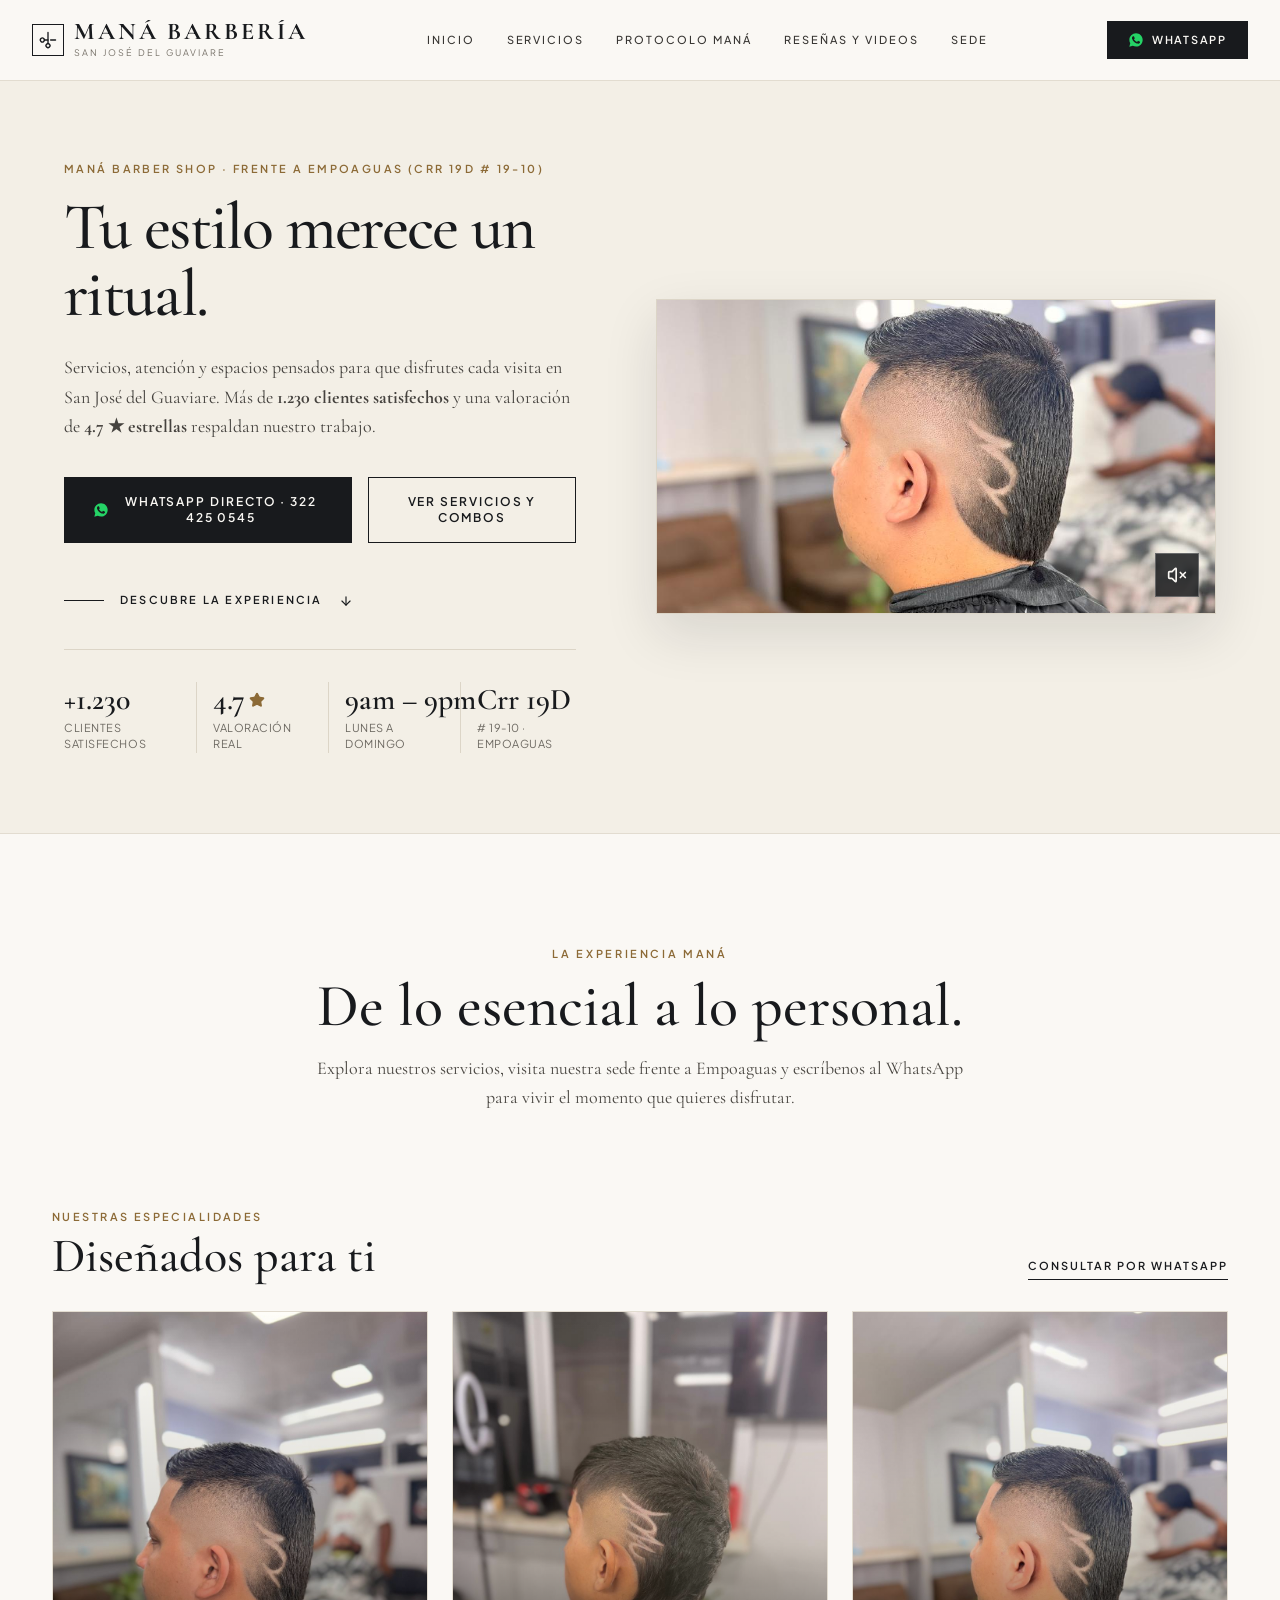
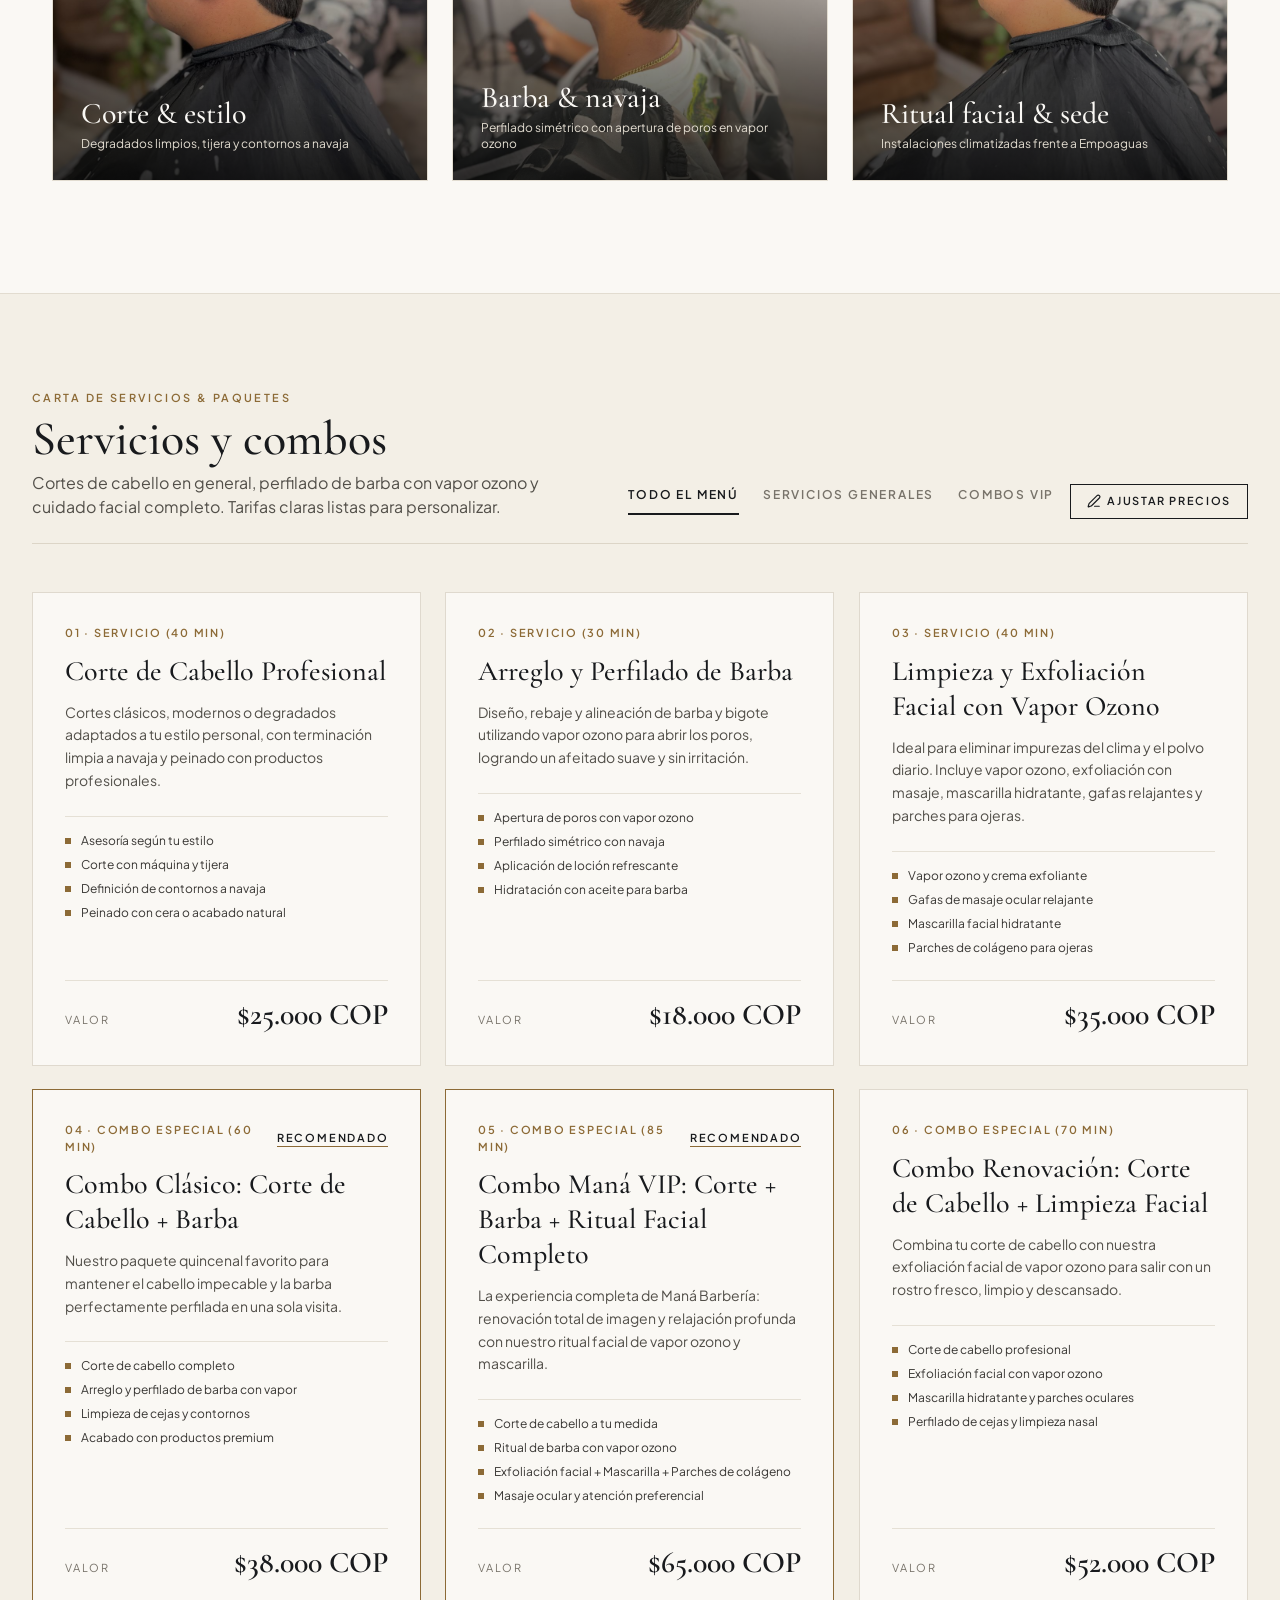
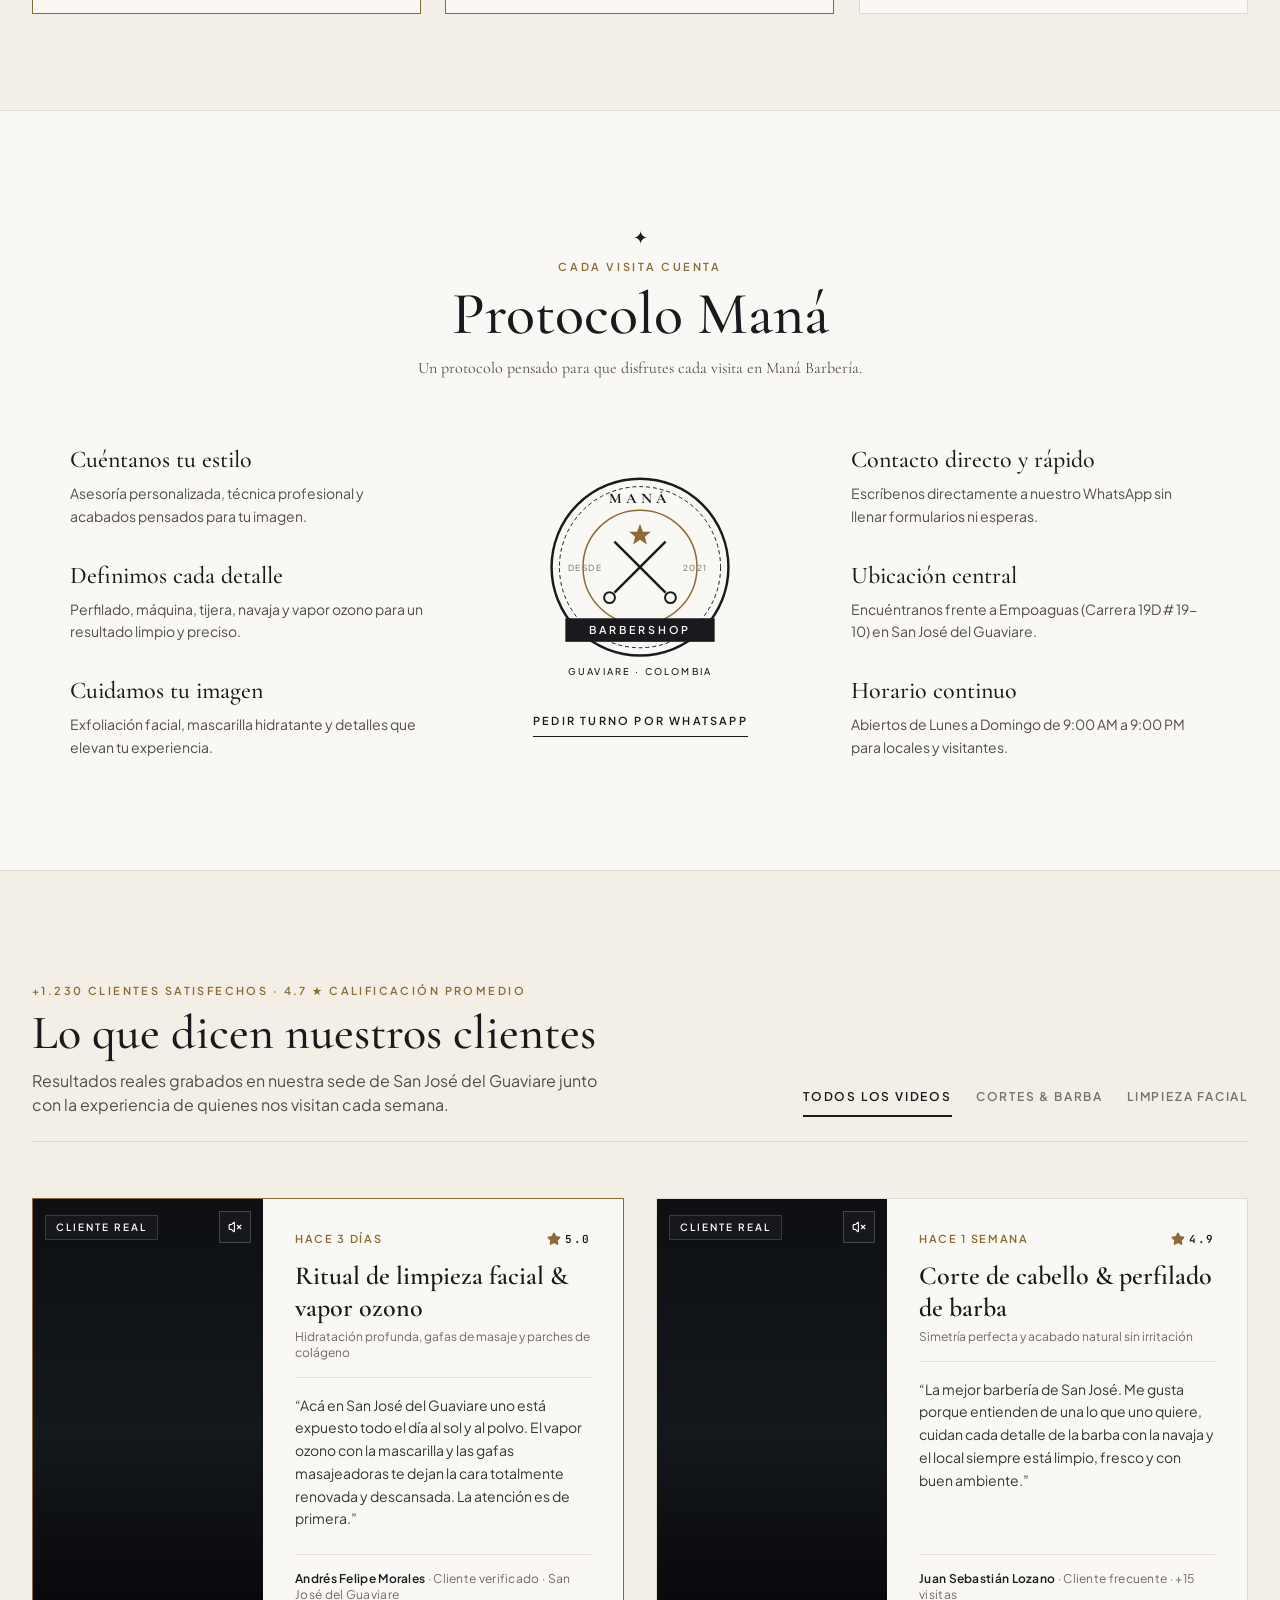
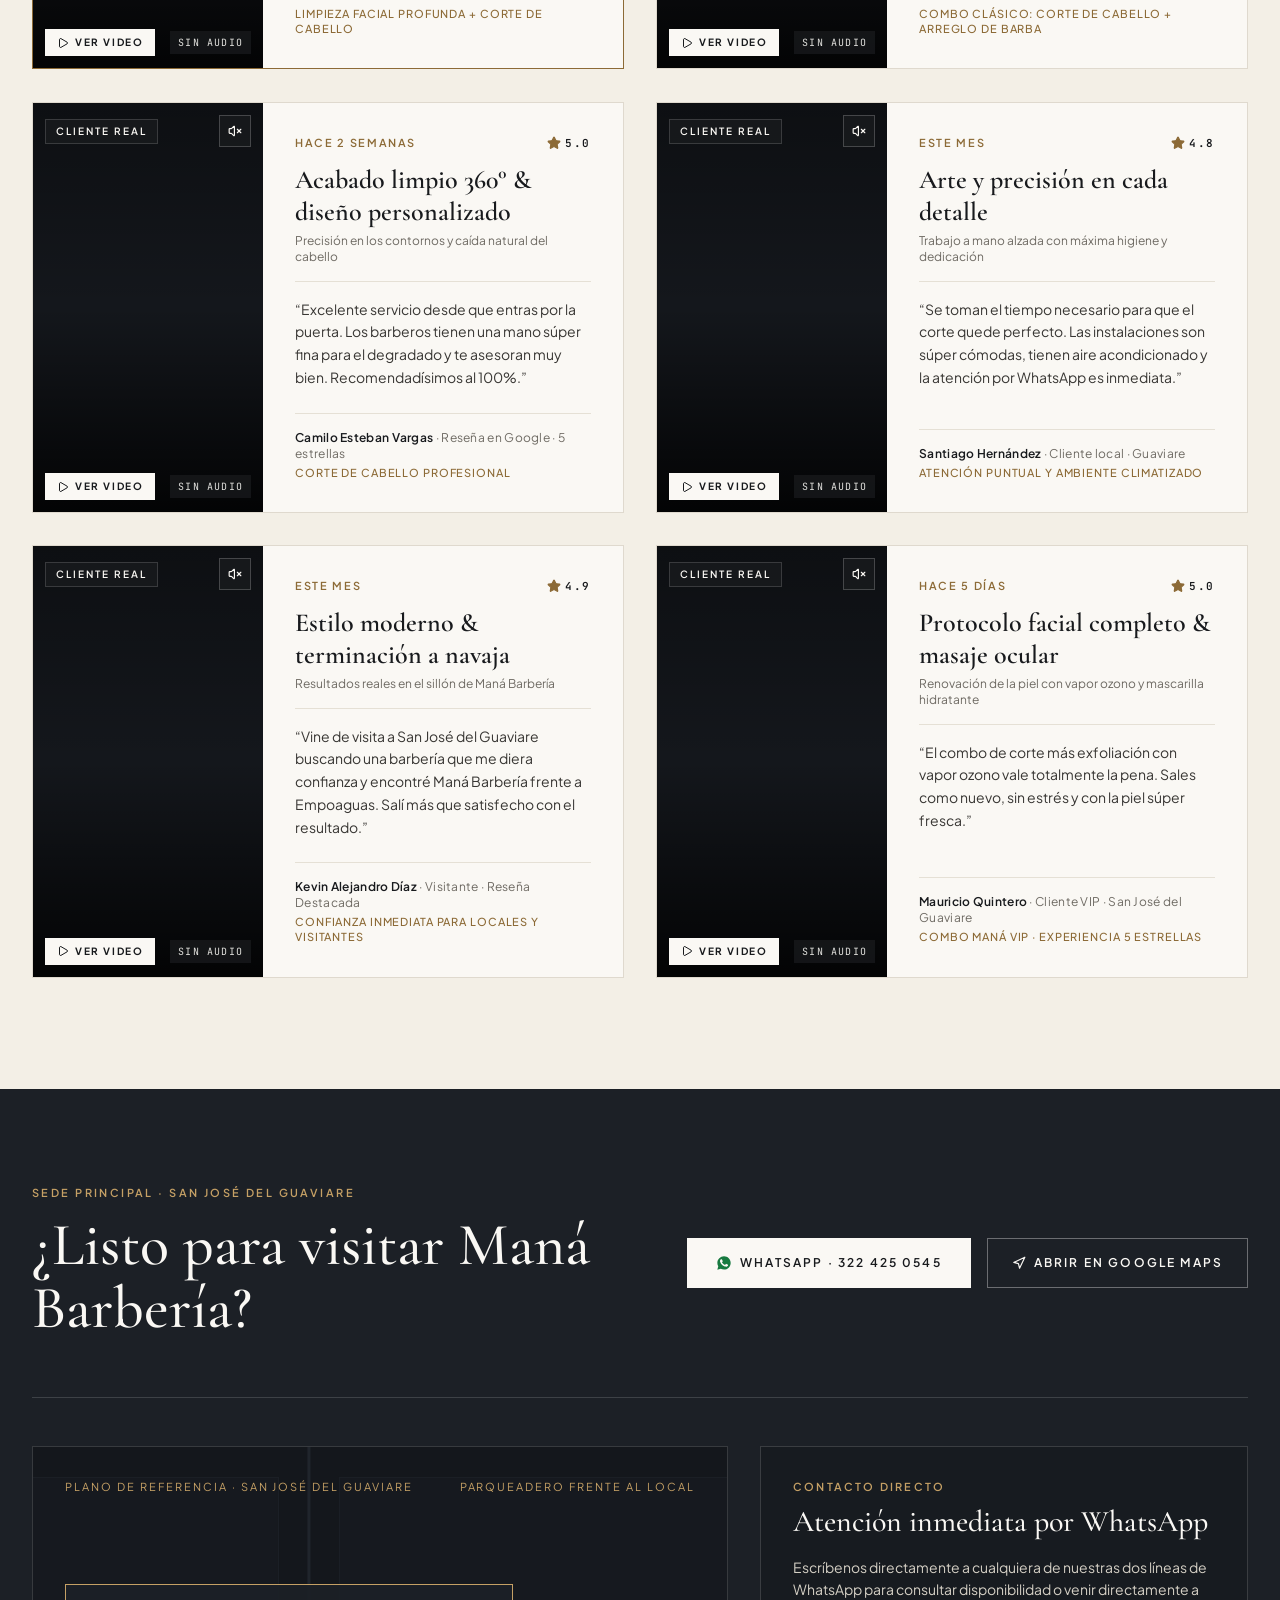
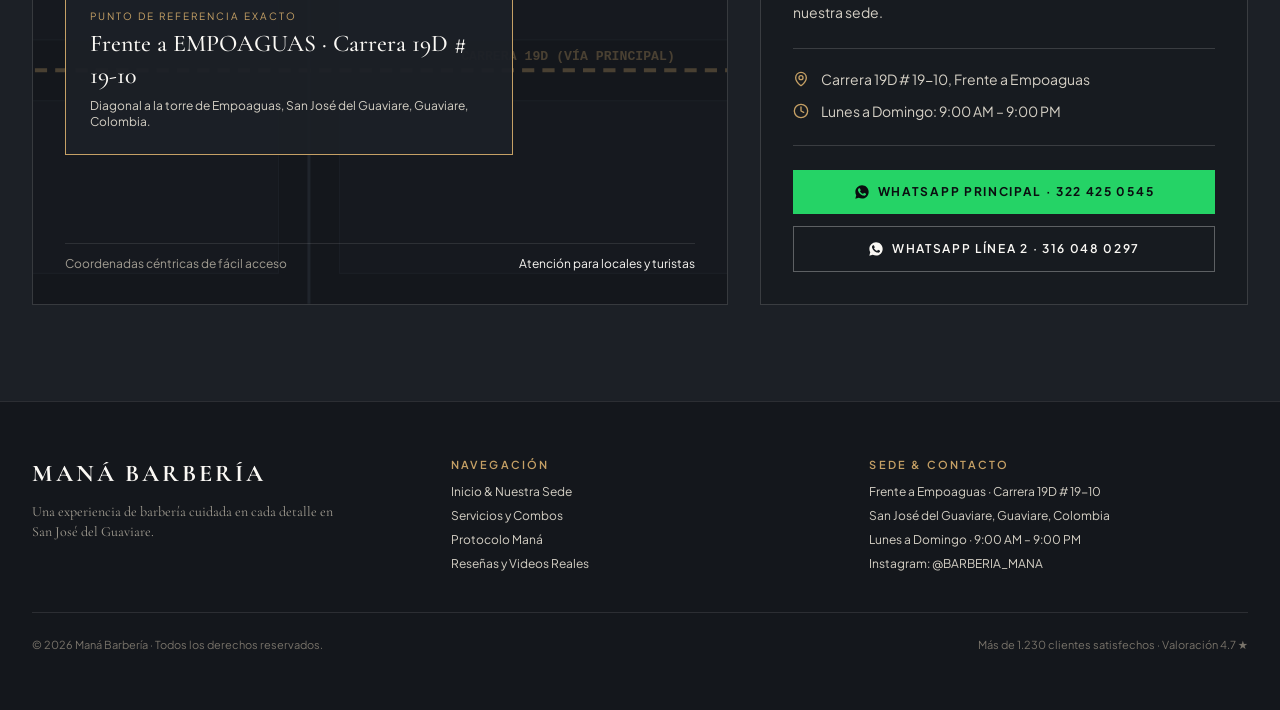
<file: index.html>
<!doctype html>
<html lang="es" class="scroll-smooth">
  <head>
    <meta charset="UTF-8" />
    <meta name="viewport" content="width=device-width, initial-scale=1.0" />
    <title>Maná Barbería — Tu estilo merece un ritual | San José del Guaviare</title>
    <meta
      name="description"
      content="Maná Barbería en San José del Guaviare (Frente a Empoaguas, Carrera 19D # 19-10). Más de 1.230 clientes satisfechos y 4.7 estrellas. Cortes de cabello, barba con vapor ozono, limpieza facial y atención directa por WhatsApp."
    />
    <meta property="og:title" content="Maná Barbería — Tu estilo merece un ritual" />
    <meta
      property="og:description"
      content="Servicios, atención y espacios pensados para que disfrutes cada visita en Maná Barbería, San José del Guaviare."
    />
    <meta property="og:type" content="website" />
    <meta name="twitter:card" content="summary_large_image" />
    <link rel="preconnect" href="https://fonts.googleapis.com" />
    <link rel="preconnect" href="https://fonts.gstatic.com" crossorigin />
    <link
      href="https://fonts.googleapis.com/css2?family=Cormorant+Garamond:ital,wght@0,500;0,600;0,700;1,400;1,600&family=JetBrains+Mono:wght@400;500;600&family=Plus+Jakarta+Sans:wght@400;500;600;700&display=swap"
      rel="stylesheet"
    />
    <script type="module" crossorigin src="./assets/index-CjzETkY_.js"></script>
    <link rel="stylesheet" crossorigin href="./assets/index-DCAibfrG.css">
  </head>
  <body class="bg-[#FAF8F4] text-[#181A1D] antialiased selection:bg-[#1C2026] selection:text-[#FAF8F4]">
    <div id="root"></div>
  </body>
</html>
</file>
<file: assets/index-DCAibfrG.css>
/*! tailwindcss v4.3.3 | MIT License | https://tailwindcss.com */
@layer properties{@supports (((-webkit-hyphens:none)) and (not (margin-trim:inline))) or ((-moz-orient:inline) and (not (color:rgb(from red r g b)))){*,:before,:after,::backdrop{--tw-space-y-reverse:0;--tw-border-style:solid;--tw-gradient-position:initial;--tw-gradient-from:#0000;--tw-gradient-via:#0000;--tw-gradient-to:#0000;--tw-gradient-stops:initial;--tw-gradient-via-stops:initial;--tw-gradient-from-position:0%;--tw-gradient-via-position:50%;--tw-gradient-to-position:100%;--tw-leading:initial;--tw-font-weight:initial;--tw-tracking:initial;--tw-shadow:0 0 #0000;--tw-shadow-color:initial;--tw-shadow-alpha:100%;--tw-inset-shadow:0 0 #0000;--tw-inset-shadow-color:initial;--tw-inset-shadow-alpha:100%;--tw-ring-color:initial;--tw-ring-shadow:0 0 #0000;--tw-inset-ring-color:initial;--tw-inset-ring-shadow:0 0 #0000;--tw-ring-inset:initial;--tw-ring-offset-width:0px;--tw-ring-offset-color:#fff;--tw-ring-offset-shadow:0 0 #0000;--tw-backdrop-blur:initial;--tw-backdrop-brightness:initial;--tw-backdrop-contrast:initial;--tw-backdrop-grayscale:initial;--tw-backdrop-hue-rotate:initial;--tw-backdrop-invert:initial;--tw-backdrop-opacity:initial;--tw-backdrop-saturate:initial;--tw-backdrop-sepia:initial;--tw-duration:initial;--tw-scale-x:1;--tw-scale-y:1;--tw-scale-z:1}}}@layer theme{:root,:host{--font-sans:-apple-system, BlinkMacSystemFont, "Segoe UI", Roboto, "Helvetica Neue", "Noto Sans", Arial, sans-serif, "Apple Color Emoji", "Segoe UI Emoji", "Segoe UI Symbol", "Noto Color Emoji";--font-mono:ui-monospace, SFMono-Regular, Menlo, Monaco, Consolas, "Liberation Mono", "Courier New", monospace;--color-black:#000;--color-white:#fff;--spacing:.25rem;--container-xs:20rem;--container-md:28rem;--container-lg:32rem;--container-xl:36rem;--container-2xl:42rem;--text-xs:.75rem;--text-xs--line-height:calc(1 / .75);--text-sm:.875rem;--text-sm--line-height:calc(1.25 / .875);--text-base:1rem;--text-base--line-height:calc(1.5 / 1);--text-lg:1.125rem;--text-lg--line-height:calc(1.75 / 1.125);--text-xl:1.25rem;--text-xl--line-height:calc(1.75 / 1.25);--text-2xl:1.5rem;--text-2xl--line-height:calc(2 / 1.5);--text-3xl:1.875rem;--text-3xl--line-height:calc(2.25 / 1.875);--text-4xl:2.25rem;--text-4xl--line-height:calc(2.5 / 2.25);--text-5xl:3rem;--text-5xl--line-height:1;--text-6xl:3.75rem;--text-6xl--line-height:1;--font-weight-normal:400;--font-weight-medium:500;--font-weight-semibold:600;--font-weight-bold:700;--tracking-tight:-.025em;--tracking-wide:.025em;--tracking-wider:.05em;--leading-tight:1.25;--leading-relaxed:1.625;--blur-md:12px;--aspect-video:16 / 9;--default-transition-duration:.15s;--default-transition-timing-function:cubic-bezier(.4, 0, .2, 1);--default-font-family:var(--font-sans);--default-mono-font-family:var(--font-mono)}}@layer base{*,:after,:before,::backdrop{box-sizing:border-box;border:0 solid;margin:0;padding:0}::file-selector-button{box-sizing:border-box;border:0 solid;margin:0;padding:0}html,:host{-webkit-text-size-adjust:100%;tab-size:4;line-height:1.5;font-family:var(--default-font-family,-apple-system, BlinkMacSystemFont, "Segoe UI", Roboto, "Helvetica Neue", "Noto Sans", Arial, sans-serif, "Apple Color Emoji", "Segoe UI Emoji", "Segoe UI Symbol", "Noto Color Emoji");font-feature-settings:var(--default-font-feature-settings,normal);font-variation-settings:var(--default-font-variation-settings,normal);-webkit-tap-highlight-color:transparent}hr{height:0;color:inherit;border-top-width:1px}abbr:where([title]){-webkit-text-decoration:underline dotted;text-decoration:underline dotted}h1,h2,h3,h4,h5,h6{font-size:inherit;font-weight:inherit}a{color:inherit;-webkit-text-decoration:inherit;-webkit-text-decoration:inherit;-webkit-text-decoration:inherit;-webkit-text-decoration:inherit;text-decoration:inherit}b,strong{font-weight:bolder}code,kbd,samp,pre{font-family:var(--default-mono-font-family,ui-monospace, SFMono-Regular, Menlo, Monaco, Consolas, "Liberation Mono", "Courier New", monospace);font-feature-settings:var(--default-mono-font-feature-settings,normal);font-variation-settings:var(--default-mono-font-variation-settings,normal);font-size:1em}small{font-size:80%}sub,sup{vertical-align:baseline;font-size:75%;line-height:0;position:relative}sub{bottom:-.25em}sup{top:-.5em}table{text-indent:0;border-color:inherit;border-collapse:collapse}:-moz-focusring:where(:not(iframe)){outline:auto}progress{vertical-align:baseline}summary{display:list-item}ol,ul,menu{list-style:none}img,svg,video,canvas,audio,iframe,embed,object{vertical-align:middle;display:block}img,video{max-width:100%;height:auto}button,input,select,optgroup,textarea{font:inherit;font-feature-settings:inherit;font-variation-settings:inherit;letter-spacing:inherit;color:inherit;opacity:1;background-color:#0000;border-radius:0}::file-selector-button{font:inherit;font-feature-settings:inherit;font-variation-settings:inherit;letter-spacing:inherit;color:inherit;opacity:1;background-color:#0000;border-radius:0}:where(select:is([multiple],[size])) optgroup{font-weight:bolder}:where(select:is([multiple],[size])) optgroup option{padding-inline-start:20px}::file-selector-button{margin-inline-end:4px}::placeholder{opacity:1}@supports (not ((-webkit-appearance:-apple-pay-button))) or (contain-intrinsic-size:1px){::placeholder{color:currentColor}@supports (color:color-mix(in lab, red, red)){::placeholder{color:color-mix(in oklab, currentcolor 50%, transparent)}}}textarea{resize:vertical}::-webkit-search-decoration{-webkit-appearance:none}::-webkit-date-and-time-value{min-height:1lh;text-align:inherit}::-webkit-datetime-edit{display:inline-flex}::-webkit-datetime-edit-fields-wrapper{padding:0}::-webkit-datetime-edit{padding-block:0}::-webkit-datetime-edit-year-field{padding-block:0}::-webkit-datetime-edit-month-field{padding-block:0}::-webkit-datetime-edit-day-field{padding-block:0}::-webkit-datetime-edit-hour-field{padding-block:0}::-webkit-datetime-edit-minute-field{padding-block:0}::-webkit-datetime-edit-second-field{padding-block:0}::-webkit-datetime-edit-millisecond-field{padding-block:0}::-webkit-datetime-edit-meridiem-field{padding-block:0}::-webkit-calendar-picker-indicator{line-height:1}:-moz-ui-invalid{box-shadow:none}button,input:where([type=button],[type=reset],[type=submit]){appearance:button}::file-selector-button{appearance:button}::-webkit-inner-spin-button{height:auto}::-webkit-outer-spin-button{height:auto}[hidden]:where(:not([hidden=until-found])){display:none!important}:root{--font-display:"Cormorant Garamond", Georgia, "Times New Roman", serif;--font-sans:"Plus Jakarta Sans", -apple-system, BlinkMacSystemFont, sans-serif;--font-mono:"JetBrains Mono", monospace}html{scroll-behavior:smooth;-webkit-tap-highlight-color:transparent}body{font-family:var(--font-sans);color:#181a1d;text-rendering:optimizelegibility;-webkit-font-smoothing:antialiased;background-color:#faf8f4;overflow-x:hidden}h1,h2,h3,.font-serif-editorial{font-family:var(--font-display)}.font-mono-tabular{font-family:var(--font-mono);font-variant-numeric:tabular-nums}}@layer components;@layer utilities{.pointer-events-none{pointer-events:none}.sr-only{clip-path:inset(50%);white-space:nowrap;border-width:0;width:1px;height:1px;margin:-1px;padding:0;position:absolute;overflow:hidden}.absolute{position:absolute}.relative{position:relative}.static{position:static}.sticky{position:sticky}.inset-0{inset:0}.top-0{top:0}.top-3{top:calc(var(--spacing) * 3)}.right-0{right:0}.right-3{right:calc(var(--spacing) * 3)}.right-3\.5{right:calc(var(--spacing) * 3.5)}.bottom-0{bottom:0}.bottom-3{bottom:calc(var(--spacing) * 3)}.bottom-3\.5{bottom:calc(var(--spacing) * 3.5)}.left-0{left:0}.left-3{left:calc(var(--spacing) * 3)}.z-10{z-index:10}.z-20{z-index:20}.z-40{z-index:40}.mx-auto{margin-inline:auto}.my-6{margin-block:calc(var(--spacing) * 6)}.my-auto{margin-block:auto}.mt-0\.5{margin-top:calc(var(--spacing) * .5)}.mt-1{margin-top:var(--spacing)}.mt-1\.5{margin-top:calc(var(--spacing) * 1.5)}.mt-2{margin-top:calc(var(--spacing) * 2)}.mt-2\.5{margin-top:calc(var(--spacing) * 2.5)}.mt-6{margin-top:calc(var(--spacing) * 6)}.mt-10{margin-top:calc(var(--spacing) * 10)}.mb-1{margin-bottom:var(--spacing)}.mb-1\.5{margin-bottom:calc(var(--spacing) * 1.5)}.mb-2{margin-bottom:calc(var(--spacing) * 2)}.mb-3{margin-bottom:calc(var(--spacing) * 3)}.mb-4{margin-bottom:calc(var(--spacing) * 4)}.mb-6{margin-bottom:calc(var(--spacing) * 6)}.mb-8{margin-bottom:calc(var(--spacing) * 8)}.mb-9{margin-bottom:calc(var(--spacing) * 9)}.mb-10{margin-bottom:calc(var(--spacing) * 10)}.mb-12{margin-bottom:calc(var(--spacing) * 12)}.mb-16{margin-bottom:calc(var(--spacing) * 16)}.mb-20{margin-bottom:calc(var(--spacing) * 20)}.ml-4{margin-left:calc(var(--spacing) * 4)}.block{display:block}.contents{display:contents}.flex{display:flex}.grid{display:grid}.hidden{display:none}.inline-flex{display:inline-flex}.aspect-\[4\/5\]{aspect-ratio:4/5}.aspect-video{aspect-ratio:var(--aspect-video)}.h-1\.5{height:calc(var(--spacing) * 1.5)}.h-3{height:calc(var(--spacing) * 3)}.h-3\.5{height:calc(var(--spacing) * 3.5)}.h-4{height:calc(var(--spacing) * 4)}.h-7{height:calc(var(--spacing) * 7)}.h-8{height:calc(var(--spacing) * 8)}.h-10{height:calc(var(--spacing) * 10)}.h-16{height:calc(var(--spacing) * 16)}.h-44{height:calc(var(--spacing) * 44)}.h-48{height:calc(var(--spacing) * 48)}.h-\[350px\]{height:350px}.h-full{height:100%}.h-px{height:1px}.min-h-\[340px\]{min-height:340px}.min-h-\[600px\]{min-height:600px}.min-h-screen{min-height:100vh}.w-1\.5{width:calc(var(--spacing) * 1.5)}.w-3{width:calc(var(--spacing) * 3)}.w-3\.5{width:calc(var(--spacing) * 3.5)}.w-4{width:calc(var(--spacing) * 4)}.w-7{width:calc(var(--spacing) * 7)}.w-8{width:calc(var(--spacing) * 8)}.w-10{width:calc(var(--spacing) * 10)}.w-44{width:calc(var(--spacing) * 44)}.w-48{width:calc(var(--spacing) * 48)}.w-full{width:100%}.max-w-2xl{max-width:var(--container-2xl)}.max-w-\[1140px\]{max-width:1140px}.max-w-\[1240px\]{max-width:1240px}.max-w-\[1360px\]{max-width:1360px}.max-w-\[1440px\]{max-width:1440px}.max-w-lg{max-width:var(--container-lg)}.max-w-md{max-width:var(--container-md)}.max-w-xl{max-width:var(--container-xl)}.max-w-xs{max-width:var(--container-xs)}.min-w-0{min-width:0}.flex-1{flex:1}.shrink-0{flex-shrink:0}.-rotate-45{rotate:-45deg}.cursor-pointer{cursor:pointer}.scroll-mt-24{scroll-margin-top:calc(var(--spacing) * 24)}.grid-cols-1{grid-template-columns:repeat(1,minmax(0,1fr))}.grid-cols-2{grid-template-columns:repeat(2,minmax(0,1fr))}.grid-cols-3{grid-template-columns:repeat(3,minmax(0,1fr))}.grid-cols-4{grid-template-columns:repeat(4,minmax(0,1fr))}.flex-col{flex-direction:column}.flex-wrap{flex-wrap:wrap}.items-baseline{align-items:baseline}.items-center{align-items:center}.items-stretch{align-items:stretch}.justify-between{justify-content:space-between}.justify-center{justify-content:center}.gap-1{gap:var(--spacing)}.gap-1\.5{gap:calc(var(--spacing) * 1.5)}.gap-2{gap:calc(var(--spacing) * 2)}.gap-2\.5{gap:calc(var(--spacing) * 2.5)}.gap-3{gap:calc(var(--spacing) * 3)}.gap-3\.5{gap:calc(var(--spacing) * 3.5)}.gap-4{gap:calc(var(--spacing) * 4)}.gap-6{gap:calc(var(--spacing) * 6)}.gap-8{gap:calc(var(--spacing) * 8)}.gap-10{gap:calc(var(--spacing) * 10)}:where(.space-y-2>:not(:last-child)){--tw-space-y-reverse:0;margin-block-start:calc(calc(var(--spacing) * 2) * var(--tw-space-y-reverse));margin-block-end:calc(calc(var(--spacing) * 2) * calc(1 - var(--tw-space-y-reverse)))}:where(.space-y-3>:not(:last-child)){--tw-space-y-reverse:0;margin-block-start:calc(calc(var(--spacing) * 3) * var(--tw-space-y-reverse));margin-block-end:calc(calc(var(--spacing) * 3) * calc(1 - var(--tw-space-y-reverse)))}:where(.space-y-8>:not(:last-child)){--tw-space-y-reverse:0;margin-block-start:calc(calc(var(--spacing) * 8) * var(--tw-space-y-reverse));margin-block-end:calc(calc(var(--spacing) * 8) * calc(1 - var(--tw-space-y-reverse)))}.self-start{align-self:flex-start}.truncate{text-overflow:ellipsis;white-space:nowrap;overflow:hidden}.overflow-hidden{overflow:hidden}.overflow-x-hidden{overflow-x:hidden}.scroll-smooth{scroll-behavior:smooth}.rounded{border-radius:.25rem}.border{border-style:var(--tw-border-style);border-width:1px}.border-t{border-top-style:var(--tw-border-style);border-top-width:1px}.border-b{border-bottom-style:var(--tw-border-style);border-bottom-width:1px}.border-b-2{border-bottom-style:var(--tw-border-style);border-bottom-width:2px}.border-l{border-left-style:var(--tw-border-style);border-left-width:1px}.border-\[\#8C6A36\]{border-color:#8c6a36}.border-\[\#181A1D\]{border-color:#181a1d}.border-\[\#C5A065\]{border-color:#c5a065}.border-\[\#DCD5C7\]{border-color:#dcd5c7}.border-\[\#DFD9CE\]{border-color:#dfd9ce}.border-\[\#E2DCD0\]{border-color:#e2dcd0}.border-\[\#E5E0D5\]{border-color:#e5e0d5}.border-transparent{border-color:#0000}.border-white\/10{border-color:#ffffff1a}@supports (color:color-mix(in lab, red, red)){.border-white\/10{border-color:color-mix(in oklab, var(--color-white) 10%, transparent)}}.border-white\/15{border-color:#ffffff26}@supports (color:color-mix(in lab, red, red)){.border-white\/15{border-color:color-mix(in oklab, var(--color-white) 15%, transparent)}}.border-white\/20{border-color:#fff3}@supports (color:color-mix(in lab, red, red)){.border-white\/20{border-color:color-mix(in oklab, var(--color-white) 20%, transparent)}}.border-white\/25{border-color:#ffffff40}@supports (color:color-mix(in lab, red, red)){.border-white\/25{border-color:color-mix(in oklab, var(--color-white) 25%, transparent)}}.border-white\/30{border-color:#ffffff4d}@supports (color:color-mix(in lab, red, red)){.border-white\/30{border-color:color-mix(in oklab, var(--color-white) 30%, transparent)}}.border-white\/35{border-color:#ffffff59}@supports (color:color-mix(in lab, red, red)){.border-white\/35{border-color:color-mix(in oklab, var(--color-white) 35%, transparent)}}.bg-\[\#1C2026\]{background-color:#1c2026}.bg-\[\#1C2026\]\/95{background-color:oklab(24.2058% -.00260752 -.0126714/.95)}.bg-\[\#8C6A36\]{background-color:#8c6a36}.bg-\[\#25D366\]{background-color:#25d366}.bg-\[\#171B20\]{background-color:#171b20}.bg-\[\#181A1D\]{background-color:#181a1d}.bg-\[\#181A1D\]\/75{background-color:oklab(21.6926% -.00133748 -.00649612/.75)}.bg-\[\#181A1D\]\/85{background-color:oklab(21.6926% -.00133748 -.00649612/.85)}.bg-\[\#14171C\]{background-color:#14171c}.bg-\[\#F3EFE6\]{background-color:#f3efe6}.bg-\[\#FAF8F4\]{background-color:#faf8f4}.bg-\[\#FAF8F4\]\/95{background-color:oklab(97.9553% .00054121 .00568855/.95)}.bg-white{background-color:var(--color-white)}.bg-gradient-to-t{--tw-gradient-position:to top in oklab;background-image:linear-gradient(var(--tw-gradient-stops))}.from-black\/80{--tw-gradient-from:#000c}@supports (color:color-mix(in lab, red, red)){.from-black\/80{--tw-gradient-from:color-mix(in oklab, var(--color-black) 80%, transparent)}}.from-black\/80{--tw-gradient-stops:var(--tw-gradient-via-stops,var(--tw-gradient-position), var(--tw-gradient-from) var(--tw-gradient-from-position), var(--tw-gradient-to) var(--tw-gradient-to-position))}.from-black\/85{--tw-gradient-from:#000000d9}@supports (color:color-mix(in lab, red, red)){.from-black\/85{--tw-gradient-from:color-mix(in oklab, var(--color-black) 85%, transparent)}}.from-black\/85{--tw-gradient-stops:var(--tw-gradient-via-stops,var(--tw-gradient-position), var(--tw-gradient-from) var(--tw-gradient-from-position), var(--tw-gradient-to) var(--tw-gradient-to-position))}.via-black\/15{--tw-gradient-via:#00000026}@supports (color:color-mix(in lab, red, red)){.via-black\/15{--tw-gradient-via:color-mix(in oklab, var(--color-black) 15%, transparent)}}.via-black\/15{--tw-gradient-via-stops:var(--tw-gradient-position), var(--tw-gradient-from) var(--tw-gradient-from-position), var(--tw-gradient-via) var(--tw-gradient-via-position), var(--tw-gradient-to) var(--tw-gradient-to-position);--tw-gradient-stops:var(--tw-gradient-via-stops)}.via-transparent{--tw-gradient-via:transparent;--tw-gradient-via-stops:var(--tw-gradient-position), var(--tw-gradient-from) var(--tw-gradient-from-position), var(--tw-gradient-via) var(--tw-gradient-via-position), var(--tw-gradient-to) var(--tw-gradient-to-position);--tw-gradient-stops:var(--tw-gradient-via-stops)}.to-black\/35{--tw-gradient-to:#00000059}@supports (color:color-mix(in lab, red, red)){.to-black\/35{--tw-gradient-to:color-mix(in oklab, var(--color-black) 35%, transparent)}}.to-black\/35{--tw-gradient-stops:var(--tw-gradient-via-stops,var(--tw-gradient-position), var(--tw-gradient-from) var(--tw-gradient-from-position), var(--tw-gradient-to) var(--tw-gradient-to-position))}.to-transparent{--tw-gradient-to:transparent;--tw-gradient-stops:var(--tw-gradient-via-stops,var(--tw-gradient-position), var(--tw-gradient-from) var(--tw-gradient-from-position), var(--tw-gradient-to) var(--tw-gradient-to-position))}.fill-\[\#8C6A36\]{fill:#8c6a36}.object-cover{object-fit:cover}.object-center{object-position:center}.p-4{padding:calc(var(--spacing) * 4)}.p-5{padding:calc(var(--spacing) * 5)}.p-6{padding:calc(var(--spacing) * 6)}.p-7{padding:calc(var(--spacing) * 7)}.px-2{padding-inline:calc(var(--spacing) * 2)}.px-2\.5{padding-inline:calc(var(--spacing) * 2.5)}.px-3{padding-inline:calc(var(--spacing) * 3)}.px-3\.5{padding-inline:calc(var(--spacing) * 3.5)}.px-4{padding-inline:calc(var(--spacing) * 4)}.px-5{padding-inline:calc(var(--spacing) * 5)}.py-1{padding-block:var(--spacing)}.py-1\.5{padding-block:calc(var(--spacing) * 1.5)}.py-2{padding-block:calc(var(--spacing) * 2)}.py-3\.5{padding-block:calc(var(--spacing) * 3.5)}.py-4{padding-block:calc(var(--spacing) * 4)}.py-12{padding-block:calc(var(--spacing) * 12)}.py-14{padding-block:calc(var(--spacing) * 14)}.py-20{padding-block:calc(var(--spacing) * 20)}.pt-3{padding-top:calc(var(--spacing) * 3)}.pt-4{padding-top:calc(var(--spacing) * 4)}.pt-5{padding-top:calc(var(--spacing) * 5)}.pt-6{padding-top:calc(var(--spacing) * 6)}.pt-8{padding-top:calc(var(--spacing) * 8)}.pt-10{padding-top:calc(var(--spacing) * 10)}.pb-1{padding-bottom:var(--spacing)}.pb-1\.5{padding-bottom:calc(var(--spacing) * 1.5)}.pb-2\.5{padding-bottom:calc(var(--spacing) * 2.5)}.pb-6{padding-bottom:calc(var(--spacing) * 6)}.pb-10{padding-bottom:calc(var(--spacing) * 10)}.pb-12{padding-bottom:calc(var(--spacing) * 12)}.pb-14{padding-bottom:calc(var(--spacing) * 14)}.pl-4{padding-left:calc(var(--spacing) * 4)}.text-center{text-align:center}.text-2xl{font-size:var(--text-2xl);line-height:var(--tw-leading,var(--text-2xl--line-height))}.text-4xl{font-size:var(--text-4xl);line-height:var(--tw-leading,var(--text-4xl--line-height))}.text-5xl{font-size:var(--text-5xl);line-height:var(--tw-leading,var(--text-5xl--line-height))}.text-base{font-size:var(--text-base);line-height:var(--tw-leading,var(--text-base--line-height))}.text-lg{font-size:var(--text-lg);line-height:var(--tw-leading,var(--text-lg--line-height))}.text-sm{font-size:var(--text-sm);line-height:var(--tw-leading,var(--text-sm--line-height))}.text-xl{font-size:var(--text-xl);line-height:var(--tw-leading,var(--text-xl--line-height))}.text-xs{font-size:var(--text-xs);line-height:var(--tw-leading,var(--text-xs--line-height))}.text-\[8px\]{font-size:8px}.text-\[10px\]{font-size:10px}.text-\[11px\]{font-size:11px}.leading-\[1\.03\]{--tw-leading:1.03;line-height:1.03}.leading-\[1\.06\]{--tw-leading:1.06;line-height:1.06}.leading-\[1\.08\]{--tw-leading:1.08;line-height:1.08}.leading-none{--tw-leading:1;line-height:1}.leading-relaxed{--tw-leading:var(--leading-relaxed);line-height:var(--leading-relaxed)}.leading-tight{--tw-leading:var(--leading-tight);line-height:var(--leading-tight)}.font-bold{--tw-font-weight:var(--font-weight-bold);font-weight:var(--font-weight-bold)}.font-medium{--tw-font-weight:var(--font-weight-medium);font-weight:var(--font-weight-medium)}.font-normal{--tw-font-weight:var(--font-weight-normal);font-weight:var(--font-weight-normal)}.font-semibold{--tw-font-weight:var(--font-weight-semibold);font-weight:var(--font-weight-semibold)}.tracking-\[0\.1em\]{--tw-tracking:.1em;letter-spacing:.1em}.tracking-\[0\.2em\]{--tw-tracking:.2em;letter-spacing:.2em}.tracking-\[0\.06em\]{--tw-tracking:.06em;letter-spacing:.06em}.tracking-\[0\.07em\]{--tw-tracking:.07em;letter-spacing:.07em}.tracking-\[0\.08em\]{--tw-tracking:.08em;letter-spacing:.08em}.tracking-\[0\.12em\]{--tw-tracking:.12em;letter-spacing:.12em}.tracking-\[0\.13em\]{--tw-tracking:.13em;letter-spacing:.13em}.tracking-\[0\.14em\]{--tw-tracking:.14em;letter-spacing:.14em}.tracking-\[0\.15em\]{--tw-tracking:.15em;letter-spacing:.15em}.tracking-\[0\.16em\]{--tw-tracking:.16em;letter-spacing:.16em}.tracking-\[0\.18em\]{--tw-tracking:.18em;letter-spacing:.18em}.tracking-\[0\.22em\]{--tw-tracking:.22em;letter-spacing:.22em}.tracking-\[0\.24em\]{--tw-tracking:.24em;letter-spacing:.24em}.tracking-tight{--tw-tracking:var(--tracking-tight);letter-spacing:var(--tracking-tight)}.tracking-wide{--tw-tracking:var(--tracking-wide);letter-spacing:var(--tracking-wide)}.tracking-wider{--tw-tracking:var(--tracking-wider);letter-spacing:var(--tracking-wider)}.whitespace-nowrap{white-space:nowrap}.text-\[\#0B0D10\]{color:#0b0d10}.text-\[\#4A4742\]{color:#4a4742}.text-\[\#6E6A63\]{color:#6e6a63}.text-\[\#8C6A36\]{color:#8c6a36}.text-\[\#25D366\]{color:#25d366}.text-\[\#181A1D\]{color:#181a1d}.text-\[\#187A40\]{color:#187a40}.text-\[\#524F49\]{color:#524f49}.text-\[\#45423E\]{color:#45423e}.text-\[\#78736A\]{color:#78736a}.text-\[\#383633\]{color:#383633}.text-\[\#A39E93\]{color:#a39e93}.text-\[\#C5A065\]{color:#c5a065}.text-\[\#D5D0C5\]{color:#d5d0c5}.text-\[\#E2DCD0\]{color:#e2dcd0}.text-\[\#FAF8F4\]{color:#faf8f4}.text-\[\#FAF8F4\]\/90{color:oklab(97.9553% .00054121 .00568855/.9)}.uppercase{text-transform:uppercase}.underline{text-decoration-line:underline}.antialiased{-webkit-font-smoothing:antialiased;-moz-osx-font-smoothing:grayscale}.opacity-30{opacity:.3}.shadow-\[0_20px_50px_rgba\(24\,26\,29\,0\.12\)\]{--tw-shadow:0 20px 50px var(--tw-shadow-color,#181a1d1f);box-shadow:var(--tw-inset-shadow), var(--tw-inset-ring-shadow), var(--tw-ring-offset-shadow), var(--tw-ring-shadow), var(--tw-shadow)}.shadow-lg{--tw-shadow:0 10px 15px -3px var(--tw-shadow-color,#0000001a), 0 4px 6px -4px var(--tw-shadow-color,#0000001a);box-shadow:var(--tw-inset-shadow), var(--tw-inset-ring-shadow), var(--tw-ring-offset-shadow), var(--tw-ring-shadow), var(--tw-shadow)}.backdrop-blur-md{--tw-backdrop-blur:blur(var(--blur-md));-webkit-backdrop-filter:var(--tw-backdrop-blur,) var(--tw-backdrop-brightness,) var(--tw-backdrop-contrast,) var(--tw-backdrop-grayscale,) var(--tw-backdrop-hue-rotate,) var(--tw-backdrop-invert,) var(--tw-backdrop-opacity,) var(--tw-backdrop-saturate,) var(--tw-backdrop-sepia,);backdrop-filter:var(--tw-backdrop-blur,) var(--tw-backdrop-brightness,) var(--tw-backdrop-contrast,) var(--tw-backdrop-grayscale,) var(--tw-backdrop-hue-rotate,) var(--tw-backdrop-invert,) var(--tw-backdrop-opacity,) var(--tw-backdrop-saturate,) var(--tw-backdrop-sepia,)}.transition-colors{transition-property:color,background-color,border-color,outline-color,text-decoration-color,fill,stroke,--tw-gradient-from,--tw-gradient-via,--tw-gradient-to;transition-timing-function:var(--tw-ease,var(--default-transition-timing-function));transition-duration:var(--tw-duration,var(--default-transition-duration))}.transition-transform{transition-property:transform,translate,scale,rotate;transition-timing-function:var(--tw-ease,var(--default-transition-timing-function));transition-duration:var(--tw-duration,var(--default-transition-duration))}.duration-300{--tw-duration:.3s;transition-duration:.3s}.duration-700{--tw-duration:.7s;transition-duration:.7s}@media (hover:hover){.group-hover\:scale-105:is(:where(.group):hover *){--tw-scale-x:105%;--tw-scale-y:105%;--tw-scale-z:105%;scale:var(--tw-scale-x) var(--tw-scale-y)}}.selection\:bg-\[\#1C2026\] ::selection{background-color:#1c2026}.selection\:bg-\[\#1C2026\]::selection{background-color:#1c2026}.selection\:text-\[\#FAF8F4\] ::selection{color:#faf8f4}.selection\:text-\[\#FAF8F4\]::selection{color:#faf8f4}@media (hover:hover){.hover\:border-\[\#8C6A36\]:hover{border-color:#8c6a36}.hover\:border-\[\#C5A065\]:hover{border-color:#c5a065}.hover\:bg-\[\#1FB858\]:hover{background-color:#1fb858}.hover\:bg-\[\#8C6A36\]:hover{background-color:#8c6a36}.hover\:bg-\[\#181A1D\]:hover{background-color:#181a1d}.hover\:bg-white\/10:hover{background-color:#ffffff1a}@supports (color:color-mix(in lab, red, red)){.hover\:bg-white\/10:hover{background-color:color-mix(in oklab, var(--color-white) 10%, transparent)}}.hover\:text-\[\#8C6A36\]:hover{color:#8c6a36}.hover\:text-\[\#181A1D\]:hover{color:#181a1d}.hover\:text-\[\#FAF8F4\]:hover{color:#faf8f4}.hover\:text-white:hover{color:var(--color-white)}}@media (width>=40rem){.sm\:right-4{right:calc(var(--spacing) * 4)}.sm\:bottom-4{bottom:calc(var(--spacing) * 4)}.sm\:mb-14{margin-bottom:calc(var(--spacing) * 14)}.sm\:mb-24{margin-bottom:calc(var(--spacing) * 24)}.sm\:flex{display:flex}.sm\:hidden{display:none}.sm\:inline{display:inline}.sm\:h-4{height:calc(var(--spacing) * 4)}.sm\:h-5{height:calc(var(--spacing) * 5)}.sm\:h-8{height:calc(var(--spacing) * 8)}.sm\:h-11{height:calc(var(--spacing) * 11)}.sm\:h-20{height:calc(var(--spacing) * 20)}.sm\:h-56{height:calc(var(--spacing) * 56)}.sm\:h-auto{height:auto}.sm\:w-4{width:calc(var(--spacing) * 4)}.sm\:w-5{width:calc(var(--spacing) * 5)}.sm\:w-8{width:calc(var(--spacing) * 8)}.sm\:w-11{width:calc(var(--spacing) * 11)}.sm\:w-56{width:calc(var(--spacing) * 56)}.sm\:w-\[230px\]{width:230px}.sm\:w-auto{width:auto}.sm\:grid-cols-4{grid-template-columns:repeat(4,minmax(0,1fr))}.sm\:flex-row{flex-direction:row}.sm\:items-center{align-items:center}.sm\:items-end{align-items:flex-end}.sm\:gap-2{gap:calc(var(--spacing) * 2)}.sm\:gap-2\.5{gap:calc(var(--spacing) * 2.5)}.sm\:gap-4{gap:calc(var(--spacing) * 4)}.sm\:gap-6{gap:calc(var(--spacing) * 6)}.sm\:gap-8{gap:calc(var(--spacing) * 8)}.sm\:self-auto{align-self:auto}.sm\:border-l{border-left-style:var(--tw-border-style);border-left-width:1px}.sm\:p-6{padding:calc(var(--spacing) * 6)}.sm\:p-7{padding:calc(var(--spacing) * 7)}.sm\:p-8{padding:calc(var(--spacing) * 8)}.sm\:px-5{padding-inline:calc(var(--spacing) * 5)}.sm\:px-6{padding-inline:calc(var(--spacing) * 6)}.sm\:px-7{padding-inline:calc(var(--spacing) * 7)}.sm\:px-8{padding-inline:calc(var(--spacing) * 8)}.sm\:px-12{padding-inline:calc(var(--spacing) * 12)}.sm\:py-2\.5{padding-block:calc(var(--spacing) * 2.5)}.sm\:py-4{padding-block:calc(var(--spacing) * 4)}.sm\:py-16{padding-block:calc(var(--spacing) * 16)}.sm\:py-24{padding-block:calc(var(--spacing) * 24)}.sm\:py-28{padding-block:calc(var(--spacing) * 28)}.sm\:pt-12{padding-top:calc(var(--spacing) * 12)}.sm\:pb-16{padding-bottom:calc(var(--spacing) * 16)}.sm\:pl-4{padding-left:calc(var(--spacing) * 4)}.sm\:text-2xl{font-size:var(--text-2xl);line-height:var(--tw-leading,var(--text-2xl--line-height))}.sm\:text-3xl{font-size:var(--text-3xl);line-height:var(--tw-leading,var(--text-3xl--line-height))}.sm\:text-5xl{font-size:var(--text-5xl);line-height:var(--tw-leading,var(--text-5xl--line-height))}.sm\:text-6xl{font-size:var(--text-6xl);line-height:var(--tw-leading,var(--text-6xl--line-height))}.sm\:text-base{font-size:var(--text-base);line-height:var(--tw-leading,var(--text-base--line-height))}.sm\:text-lg{font-size:var(--text-lg);line-height:var(--tw-leading,var(--text-lg--line-height))}.sm\:text-sm{font-size:var(--text-sm);line-height:var(--tw-leading,var(--text-sm--line-height))}.sm\:text-xs{font-size:var(--text-xs);line-height:var(--tw-leading,var(--text-xs--line-height))}.sm\:text-\[9px\]{font-size:9px}.sm\:text-\[11px\]{font-size:11px}.sm\:text-\[26px\]{font-size:26px}.sm\:text-\[28px\]{font-size:28px}.sm\:tracking-\[0\.12em\]{--tw-tracking:.12em;letter-spacing:.12em}.sm\:tracking-\[0\.14em\]{--tw-tracking:.14em;letter-spacing:.14em}.sm\:tracking-\[0\.16em\]{--tw-tracking:.16em;letter-spacing:.16em}.sm\:tracking-\[0\.18em\]{--tw-tracking:.18em;letter-spacing:.18em}.sm\:tracking-\[0\.22em\]{--tw-tracking:.22em;letter-spacing:.22em}}@media (width>=48rem){.md\:flex{display:flex}.md\:hidden{display:none}.md\:grid-cols-2{grid-template-columns:repeat(2,minmax(0,1fr))}.md\:grid-cols-3{grid-template-columns:repeat(3,minmax(0,1fr))}}@media (width>=64rem){.lg\:col-span-4{grid-column:span 4/span 4}.lg\:col-span-5{grid-column:span 5/span 5}.lg\:col-span-6{grid-column:span 6/span 6}.lg\:col-span-7{grid-column:span 7/span 7}.lg\:min-h-\[680px\]{min-height:680px}.lg\:w-auto{width:auto}.lg\:grid-cols-2{grid-template-columns:repeat(2,minmax(0,1fr))}.lg\:grid-cols-3{grid-template-columns:repeat(3,minmax(0,1fr))}.lg\:grid-cols-12{grid-template-columns:repeat(12,minmax(0,1fr))}.lg\:flex-row{flex-direction:row}.lg\:items-center{align-items:center}.lg\:items-end{align-items:flex-end}.lg\:gap-8{gap:calc(var(--spacing) * 8)}.lg\:px-16{padding-inline:calc(var(--spacing) * 16)}.lg\:py-20{padding-block:calc(var(--spacing) * 20)}.lg\:pr-16{padding-right:calc(var(--spacing) * 16)}.lg\:pl-4{padding-left:calc(var(--spacing) * 4)}.lg\:text-left{text-align:left}.lg\:text-\[66px\]{font-size:66px}}}@keyframes fadeUpEditorial{0%{opacity:0;transform:translateY(20px)}to{opacity:1;transform:translate(0)}}.animate-fade-up{animation:.8s cubic-bezier(.16,1,.3,1) both fadeUpEditorial}.reveal-on-scroll{opacity:0;will-change:opacity, transform;transition:opacity .85s cubic-bezier(.16,1,.3,1),transform .85s cubic-bezier(.16,1,.3,1);transform:translateY(26px)}.reveal-on-scroll.is-visible{opacity:1;transform:translate(0)}.reveal-delay-1{transition-delay:85ms}.reveal-delay-2{transition-delay:.17s}.reveal-delay-3{transition-delay:.255s}@media (prefers-reduced-motion:reduce){.reveal-on-scroll{opacity:1!important;transition:none!important;transform:none!important}}.btn-editorial-dark{color:#faf8f4;background-color:#181a1d;border:1px solid #181a1d;transition:background-color .25s,color .25s,border-color .25s,transform .25s}.btn-editorial-dark:hover{color:#fff;background-color:#8c6a36;border-color:#8c6a36}.btn-editorial-whatsapp{color:#faf8f4;background-color:#181a1d;border:1px solid #181a1d;transition:background-color .25s,border-color .25s,transform .25s}.btn-editorial-whatsapp:hover{color:#fff;background-color:#187a40;border-color:#187a40}.btn-editorial-light{color:#181a1d;background-color:#faf8f4;border:1px solid #faf8f4;transition:background-color .25s,color .25s,border-color .25s}.btn-editorial-light:hover{color:#181a1d;background-color:#c5a065;border-color:#c5a065}.btn-editorial-outline{color:#181a1d;background-color:#0000;border:1px solid #181a1d;transition:background-color .25s,color .25s}.btn-editorial-outline:hover{color:#faf8f4;background-color:#181a1d}@property --tw-space-y-reverse{syntax:"*";inherits:false;initial-value:0}@property --tw-border-style{syntax:"*";inherits:false;initial-value:solid}@property --tw-gradient-position{syntax:"*";inherits:false}@property --tw-gradient-from{syntax:"<color>";inherits:false;initial-value:#0000}@property --tw-gradient-via{syntax:"<color>";inherits:false;initial-value:#0000}@property --tw-gradient-to{syntax:"<color>";inherits:false;initial-value:#0000}@property --tw-gradient-stops{syntax:"*";inherits:false}@property --tw-gradient-via-stops{syntax:"*";inherits:false}@property --tw-gradient-from-position{syntax:"<length-percentage>";inherits:false;initial-value:0%}@property --tw-gradient-via-position{syntax:"<length-percentage>";inherits:false;initial-value:50%}@property --tw-gradient-to-position{syntax:"<length-percentage>";inherits:false;initial-value:100%}@property --tw-leading{syntax:"*";inherits:false}@property --tw-font-weight{syntax:"*";inherits:false}@property --tw-tracking{syntax:"*";inherits:false}@property --tw-shadow{syntax:"*";inherits:false;initial-value:0 0 #0000}@property --tw-shadow-color{syntax:"*";inherits:false}@property --tw-shadow-alpha{syntax:"<percentage>";inherits:false;initial-value:100%}@property --tw-inset-shadow{syntax:"*";inherits:false;initial-value:0 0 #0000}@property --tw-inset-shadow-color{syntax:"*";inherits:false}@property --tw-inset-shadow-alpha{syntax:"<percentage>";inherits:false;initial-value:100%}@property --tw-ring-color{syntax:"*";inherits:false}@property --tw-ring-shadow{syntax:"*";inherits:false;initial-value:0 0 #0000}@property --tw-inset-ring-color{syntax:"*";inherits:false}@property --tw-inset-ring-shadow{syntax:"*";inherits:false;initial-value:0 0 #0000}@property --tw-ring-inset{syntax:"*";inherits:false}@property --tw-ring-offset-width{syntax:"<length>";inherits:false;initial-value:0}@property --tw-ring-offset-color{syntax:"*";inherits:false;initial-value:#fff}@property --tw-ring-offset-shadow{syntax:"*";inherits:false;initial-value:0 0 #0000}@property --tw-backdrop-blur{syntax:"*";inherits:false}@property --tw-backdrop-brightness{syntax:"*";inherits:false}@property --tw-backdrop-contrast{syntax:"*";inherits:false}@property --tw-backdrop-grayscale{syntax:"*";inherits:false}@property --tw-backdrop-hue-rotate{syntax:"*";inherits:false}@property --tw-backdrop-invert{syntax:"*";inherits:false}@property --tw-backdrop-opacity{syntax:"*";inherits:false}@property --tw-backdrop-saturate{syntax:"*";inherits:false}@property --tw-backdrop-sepia{syntax:"*";inherits:false}@property --tw-duration{syntax:"*";inherits:false}@property --tw-scale-x{syntax:"*";inherits:false;initial-value:1}@property --tw-scale-y{syntax:"*";inherits:false;initial-value:1}@property --tw-scale-z{syntax:"*";inherits:false;initial-value:1}
</file>
